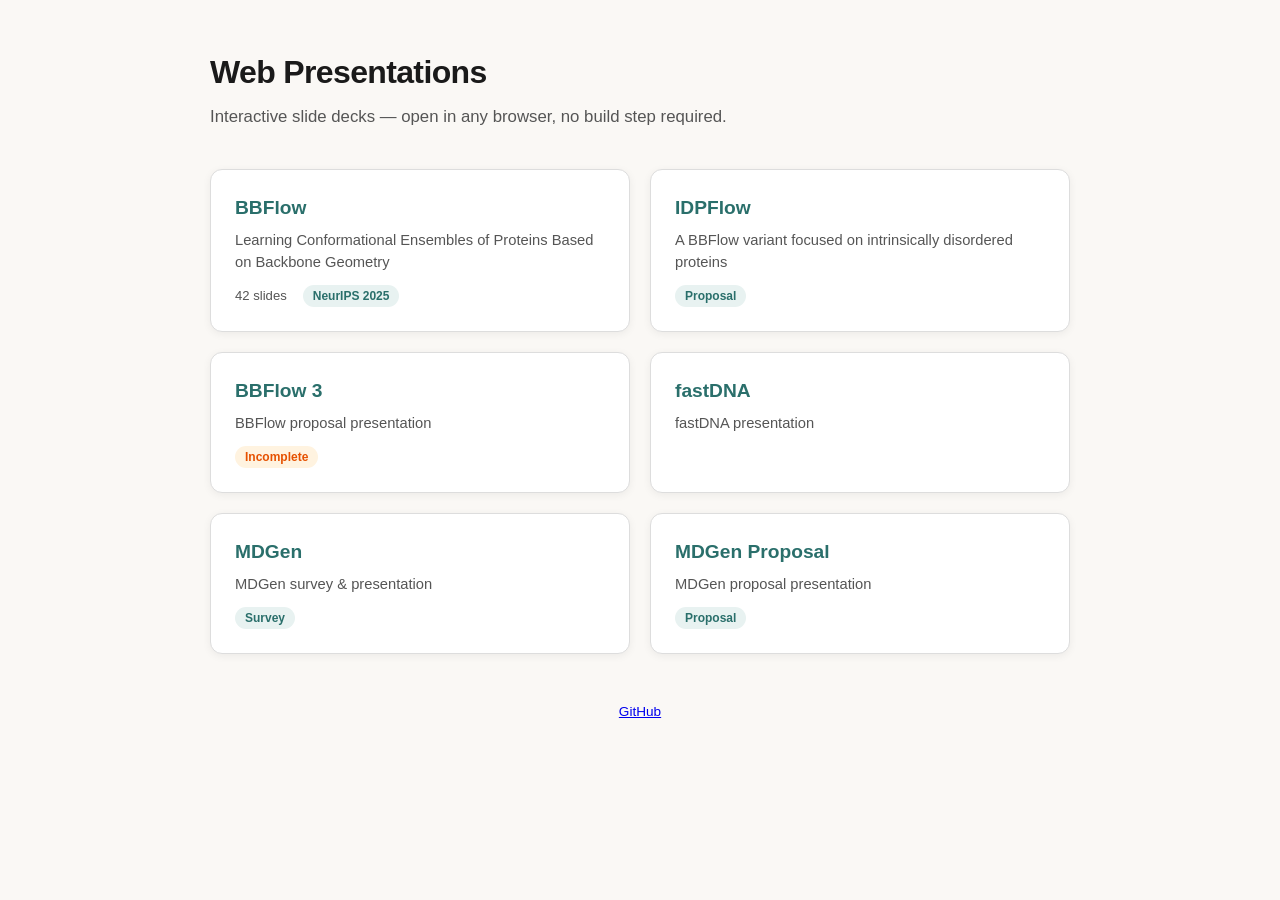
<file: index.html>
<!doctype html>
<html lang="en">
<head>
  <meta charset="utf-8">
  <meta name="viewport" content="width=device-width, initial-scale=1">
  <title>Web Presentations</title>
  <style>
    :root {
      --bg: #faf8f5;
      --card: #ffffff;
      --text: #1a1a1a;
      --text-muted: #555;
      --accent: #2a6f6b;
      --accent-light: #e8f2f1;
      --border: #ddd;
      --shadow: 0 2px 8px rgba(0,0,0,.06);
    }
    * { margin: 0; padding: 0; box-sizing: border-box; }
    body {
      font-family: -apple-system, BlinkMacSystemFont, 'Segoe UI', Roboto, Helvetica, Arial, sans-serif;
      background: var(--bg);
      color: var(--text);
      line-height: 1.5;
      padding: 48px 24px;
    }
    .container { max-width: 860px; margin: 0 auto; }
    h1 {
      font-size: 2rem;
      font-weight: 700;
      margin-bottom: 8px;
      letter-spacing: -.02em;
    }
    .subtitle {
      color: var(--text-muted);
      font-size: 1.05rem;
      margin-bottom: 40px;
    }
    .grid {
      display: grid;
      grid-template-columns: repeat(auto-fill, minmax(360px, 1fr));
      gap: 20px;
    }
    .card {
      background: var(--card);
      border: 1px solid var(--border);
      border-radius: 12px;
      padding: 24px;
      box-shadow: var(--shadow);
      transition: box-shadow .15s, transform .15s;
    }
    .card:hover {
      box-shadow: 0 4px 16px rgba(0,0,0,.1);
      transform: translateY(-2px);
    }
    .card h2 {
      font-size: 1.2rem;
      margin-bottom: 6px;
    }
    .card h2 a {
      color: var(--accent);
      text-decoration: none;
    }
    .card h2 a:hover { text-decoration: underline; }
    .card .desc {
      color: var(--text-muted);
      font-size: .92rem;
      margin-bottom: 12px;
    }
    .card .meta {
      font-size: .82rem;
      color: var(--text-muted);
      display: flex;
      gap: 16px;
      flex-wrap: wrap;
    }
    .card .meta span { display: inline-flex; align-items: center; gap: 4px; }
    .tag {
      display: inline-block;
      background: var(--accent-light);
      color: var(--accent);
      font-size: .75rem;
      font-weight: 600;
      padding: 2px 10px;
      border-radius: 20px;
    }
    .tag.incomplete {
      background: #fff3e0;
      color: #e65100;
    }
    footer {
      margin-top: 48px;
      text-align: center;
      color: var(--text-muted);
      font-size: .85rem;
    }
  </style>
</head>
<body>
  <div class="container">
    <h1>Web Presentations</h1>
    <p class="subtitle">Interactive slide decks &mdash; open in any browser, no build step required.</p>

    <div class="grid">
      <div class="card">
        <h2><a href="bbflow/">BBFlow</a></h2>
        <p class="desc">Learning Conformational Ensembles of Proteins Based on Backbone Geometry</p>
        <div class="meta"><span>42 slides</span><span class="tag">NeurIPS 2025</span></div>
      </div>

      <div class="card">
        <h2><a href="bbflow2/">IDPFlow</a></h2>
        <p class="desc">A BBFlow variant focused on intrinsically disordered proteins</p>
        <div class="meta"><span class="tag">Proposal</span></div>
      </div>

      <div class="card">
        <h2><a href="bbflow3/">BBFlow 3</a></h2>
        <p class="desc">BBFlow proposal presentation</p>
        <div class="meta"><span class="tag incomplete">Incomplete</span></div>
      </div>

      <div class="card">
        <h2><a href="fastdna/">fastDNA</a></h2>
        <p class="desc">fastDNA presentation</p>
        <div class="meta"><span></span></div>
      </div>

      <div class="card">
        <h2><a href="mdgen/">MDGen</a></h2>
        <p class="desc">MDGen survey &amp; presentation</p>
        <div class="meta"><span class="tag">Survey</span></div>
      </div>

      <div class="card">
        <h2><a href="mdgen2/">MDGen Proposal</a></h2>
        <p class="desc">MDGen proposal presentation</p>
        <div class="meta"><span class="tag">Proposal</span></div>
      </div>
    </div>

    <footer>
      <p><a href="https://github.com/Subhajit-Roy-Partho/web-presentation">GitHub</a></p>
    </footer>
  </div>
</body>
</html>
</file>
